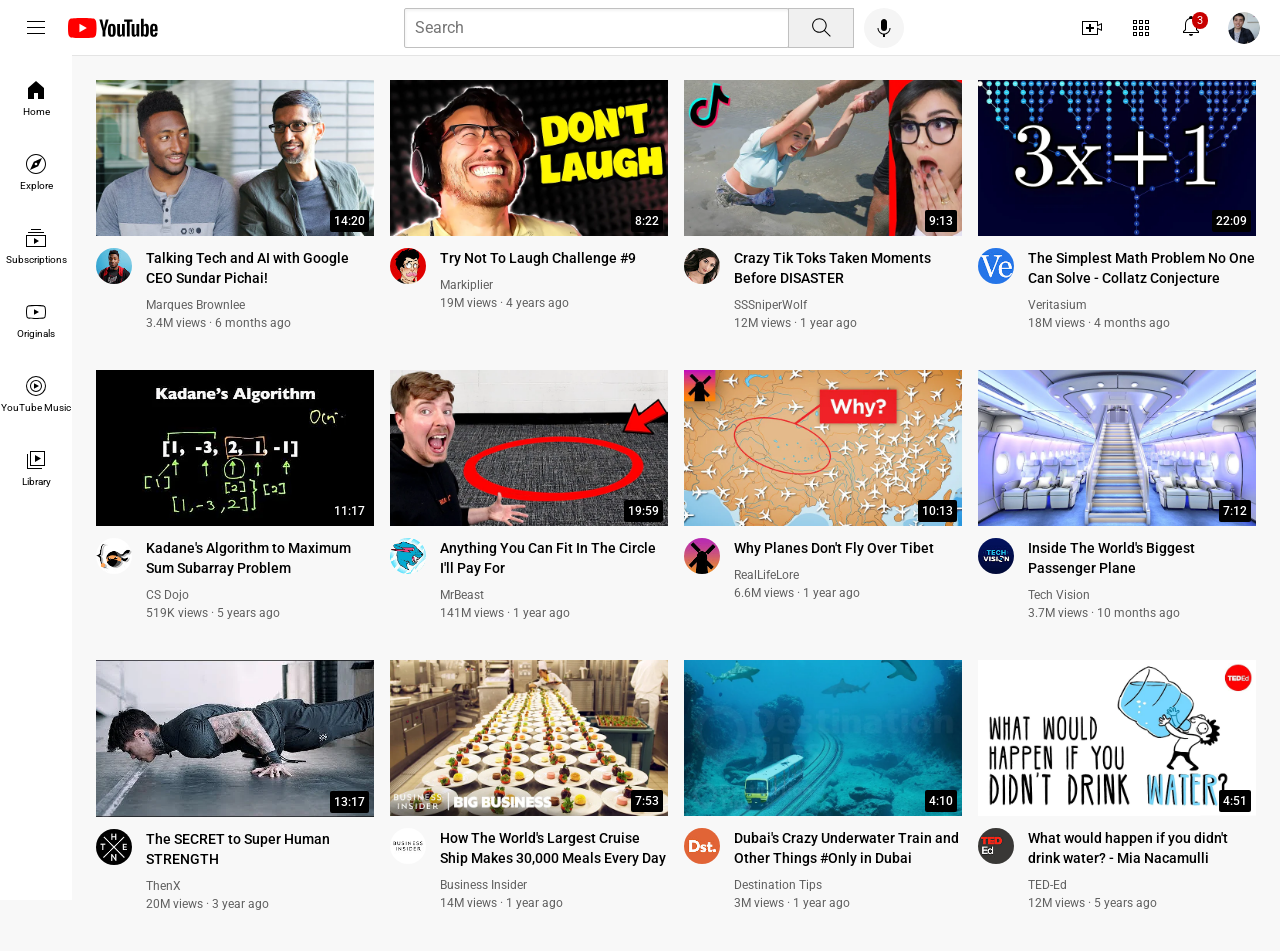
<file: index.html>
<!DOCTYPE html>
<html>
  <head>
    <title>Youtube.com Replica</title>

    <link rel="preconnect" href="https://fonts.googleapis.com">
    <link rel="preconnect" href="https://fonts.gstatic.com" crossorigin>
    <link href="https://fonts.googleapis.com/css2?family=Roboto:ital,wght@0,100..900;1,100..900&display=swap" rel="stylesheet">
    
    <link rel="stylesheet" href="styles2/general.css">
    <link rel="stylesheet" href="styles2/header.css">
    <link rel="stylesheet" href="styles2/video.css">
    <link rel="stylesheet" href="styles2/sidebar.css">
  </head>

  <body>
    <header class="header">
      <div class="left-section">
        <img class="hamburger-menu" src="icons/hamburger-menu.svg">
        <img class="youtube-logo" src="icons/youtube-logo.svg">
      </div>

      <div class="middle-section">
        <input class="search-bar" type="text" placeholder="Search">
        <button class="search-button">
          <img class="search-icon" src="icons/search.svg">
          <div class="tooltip">Search</div>
        </button>
        <!-- Put position absolute insider position relative -->
        <button class="voice-search-button">
          <img class="voice-search-icon" src="icons/voice-search-icon.svg">
          <div class="tooltip">Search with your voice</div>
        </button>
      </div>

      <div class="right-section">
        <div class="upload-icon-container">
          <img class="upload-icon" src="icons/upload.svg">
          <div class="tooltip">Create</div>
        </div>
        <div class="upload-icon-container">
          <img class="upload-icon" src="icons/youtube-apps.svg">
          <div class="tooltip">YouTube Apps</div>
        </div>
        <div class="upload-icon-container">
          <div class="tooltip">Notifications</div>
          <div class="notifications-icon-container">
            <img class="notifications-icon" src="icons/notifications.svg">
            <div class="notifications-count">3</div>
          </div>      
        </div>

        <img class="current-user-picture" src="channel/my-channel.jpeg">
      </div>
    </header>

    <nav class="sidebar">
      <div class="sidebar-link">
        <img src="icons/home.svg">
        <div>Home</div>
      </div>
      <div class="sidebar-link">
        <img src="icons/explore.svg">
        <div>Explore</div>
      </div>
      <div class="sidebar-link">
        <img src="icons/subscriptions.svg">
        <div>Subscriptions</div>
      </div>
      <div class="sidebar-link">
        <img src="icons/originals.svg">
        <div>Originals</div>
      </div>
      <div class="sidebar-link">
        <img src="icons/youtube-music.svg">
        <div>YouTube Music</div>
      </div>
      <div class="sidebar-link">
        <img src="icons/library.svg">
        <div>Library</div>
      </div>
    </nav>

    <main>
      <section class="video-grid">
        <div class="video-preview">
          <a href="https://www.youtube.com/watch?v=n2RNcPRtAiY">
            <div class="thumbnail-row">
              <img class="thumbnail" src="thumbnails/thumbnail-1.webp">
              <div class="video-time">14:20</div>
            </div>
            <div class="video-info-grid">
              <div class="channel-picture">
                <img class="profile-picture" src="channel/channel-1.jpeg">
              </div>

              <div class="video-info">
                <p class="video-title">  
                  Talking Tech and AI with Google CEO Sundar Pichai!
                </p>
                <p class="video-author">
                  Marques Brownlee
                </p>
            </a>
                <p class="video-stats">
                  3.4M views &#183; 6 months ago
                </p>
              </div>
            </div>
        </div>
       

        <div class="video-preview">
          <div class="thumbnail-row">
            <a href="https://www.youtube.com/watch?v=mP0RAo9SKZk">
              <img class="thumbnail" src="thumbnails/thumbnail-2.webp">
              <div class="video-time">8:22</div>
            </div>

            <div class="video-info-grid">
              <div class="channel-picture">
                <img class="profile-picture" src="channel/channel-2.jpeg">
              </div>
              <div class="video-info">
                <p class="video-title">  
                  Try Not To Laugh Challenge #9
                </p>
                <p class="video-author">
                  Markiplier
                </p>
                </a>
                <p class="video-stats">
                  19M views &#183; 4 years ago          
                </p>
              </div>
          </div>
        </div>
        <div class="video-preview">
          <div class="thumbnail-row">
            <a href="https://www.youtube.com/watch?v=FgjPQQeTh1w">
            <img class="thumbnail" src="thumbnails/thumbnail-3.webp">
            <div class="video-time">9:13</div>
          </div>
          <div class="video-info-grid">
            <div class="channel-picture">
              <img class="profile-picture" src="channel/channel-3.jpeg">
            </div>

            <div class="video-info">
              <p class="video-title">  
                Crazy Tik Toks Taken Moments Before DISASTER
              </p>
              <p class="video-author">
                SSSniperWolf
              </p>
              </a>
              <p class="video-stats">
                12M views &#183; 1 year ago
              </p>
            </div>
          </div>
        </div>

        <div class="video-preview">
          <div class="thumbnail-row">
            <a href="https://www.youtube.com/watch?v=094y1Z2wpJg">
            <img class="thumbnail" src="thumbnails/thumbnail-4.webp">
            <div class="video-time">22:09</div>
          </div>

          <div class="video-info-grid">
            <div class="channel-picture">
              <img class="profile-picture" src="channel/channel-4.jpeg">
            </div>
            <div class="video-info">
              <p class="video-title">  
                The Simplest Math Problem No One Can Solve - Collatz Conjecture
              </p>
              <p class="video-author">
                Veritasium
              </p>
              </a>
              <p class="video-stats">
                18M views &#183; 4 months ago      
              </p>
            </div>
          </div>
        </div>

        <div class="video-preview">
          <div class="thumbnail-row">
            <a href="https://www.youtube.com/watch?v=86CQq3pKSUw">
            <img class="thumbnail" src="thumbnails/thumbnail-5.webp">
            <div class="video-time">11:17</div>
          </div>
          <div class="video-info-grid">
            <div class="channel-picture">
              <img class="profile-picture" src="channel/channel-5.jpeg">
            </div>

            <div class="video-info">
              <p class="video-title">  
                Kadane's Algorithm to Maximum Sum Subarray Problem
              </p>
              <p class="video-author">
                CS Dojo
              </p>
              </a>
              <p class="video-stats">
                519K views &#183; 5 years ago
              </p>
            </div>
          </div>
        </div>

        <div class="video-preview">
          <div class="thumbnail-row">
            <a href="https://www.youtube.com/watch?v=yXWw0_UfSFg">
            <img class="thumbnail" src="thumbnails/thumbnail-6.webp">
            <div class="video-time">19:59</div>
          </div>

          <div class="video-info-grid">
            <div class="channel-picture">
              <img class="profile-picture" src="channel/channel-6.jpeg">
            </div>
            <div class="video-info">
              <p class="video-title">  
                Anything You Can Fit In The Circle I'll Pay For
              </p>
              <p class="video-author">
                MrBeast
              </p>
              </a>
              <p class="video-stats">
                141M views &#183; 1 year ago        
              </p>
            </div>
          </div>
        </div>

        <div class="video-preview">
          <div class="thumbnail-row">
            <a href="https://www.youtube.com/watch?v=fNVa1qMbF9Y">
            <img class="thumbnail" src="thumbnails/thumbnail-7.webp">
            <div class="video-time">10:13</div>
          </div>

          <div class="video-info-grid">
            <div class="channel-picture">
              <img class="profile-picture" src="channel/channel-7.jpeg">
            </div>
            <div class="video-info">
              <p class="video-title">  
                Why Planes Don't Fly Over Tibet
              </p>
              <p class="video-author">
                RealLifeLore
              </p>
              </a>
              <p class="video-stats">
                6.6M views · 1 year ago     
              </p>
            </div>
          </div>
        </div>

        <div class="video-preview">
          <div class="thumbnail-row">
            <a href="https://www.youtube.com/watch?v=lFm4EM1juls">
            <img class="thumbnail" src="thumbnails/thumbnail-8.webp">
            <div class="video-time">7:12</div>
          </div>

          <div class="video-info-grid">
            <div class="channel-picture">
              <img class="profile-picture" src="channel/channel-8.jpeg">
            </div>
            <div class="video-info">
              <p class="video-title">  
                Inside The World's Biggest Passenger Plane
              </p>
              <p class="video-author">
                Tech Vision
              </p>
            </a>
              <p class="video-stats">
                3.7M views · 10 months ago     
              </p>
            </div>
          </div>
        </div>

        <div class="video-preview">
          <div class="thumbnail-row">
            <a href="https://www.youtube.com/watch?v=ixmxOlcrlUc">
            <img class="thumbnail" src="thumbnails/thumbnail-9.webp">
            <div class="video-time">13:17</div>
          </div>

          <div class="video-info-grid">
            <div class="channel-picture">
              <img class="profile-picture" src="channel/channel-9.jpeg">
            </div>
            <div class="video-info">
              <p class="video-title">  
                The SECRET to Super Human STRENGTH
              </p>
              <p class="video-author">
                ThenX
              </p>
              </a>
              <p class="video-stats">
                20M views · 3 year ago   
              </p>
            </div>
          </div>
        </div>

        <div class="video-preview">
          <div class="thumbnail-row">
            <a href="https://www.youtube.com/watch?v=R2vXbFp5C9o">
            <img class="thumbnail" src="thumbnails/thumbnail-10.webp">
            <div class="video-time">7:53</div>
          </div>

          <div class="video-info-grid">
            <div class="channel-picture">
              <img class="profile-picture" src="channel/channel-10.jpeg">
            </div>
            <div class="video-info">
              <p class="video-title">  
                How The World's Largest Cruise Ship Makes 30,000 Meals Every Day
              </p>
              <p class="video-author">
                Business Insider
              </p>
              </a>
              <p class="video-stats">
                14M views · 1 year ago    
              </p>
            </div>
          </div>
        </div>

        <div class="video-preview">
          <div class="thumbnail-row">
            <a href="https://www.youtube.com/watch?v=0nZuYyXET3s">
            <img class="thumbnail" src="thumbnails/thumbnail-11.webp">
            <div class="video-time">4:10</div>
          </div>

          <div class="video-info-grid">
            <div class="channel-picture">
              <img class="profile-picture" src="channel/channel-11.jpeg">
            </div>
            <div class="video-info">
              <p class="video-title">  
                Dubai's Crazy Underwater Train and Other Things #Only in Dubai
              </p>
              <p class="video-author">
                Destination Tips
              </p>
              </a>
              <p class="video-stats">
                3M views · 1 year ago        
              </p>
            </div>
          </div>
        </div>

        <div class="video-preview">
          <div class="thumbnail-row">
            <a href="https://www.youtube.com/watch?v=9iMGFqMmUFs">
            <img class="thumbnail" src="thumbnails/thumbnail-12.webp">
            <div class="video-time">4:51</div>
          </div>

          <div class="video-info-grid">
            <div class="channel-picture">
              <img class="profile-picture" src="channel/channel-12.jpeg">
            </div>
            <div class="video-info">
              <p class="video-title">  
                What would happen if you didn't drink water? - Mia Nacamulli
              </p>
              <p class="video-author">
                TED-Ed
              </p>
              </a>
              <p class="video-stats">
                12M views · 5 years ago    
              </p>
            </div>
          </div>
        </div>
      </section>
    </main>
  </body>
</html>
</file>
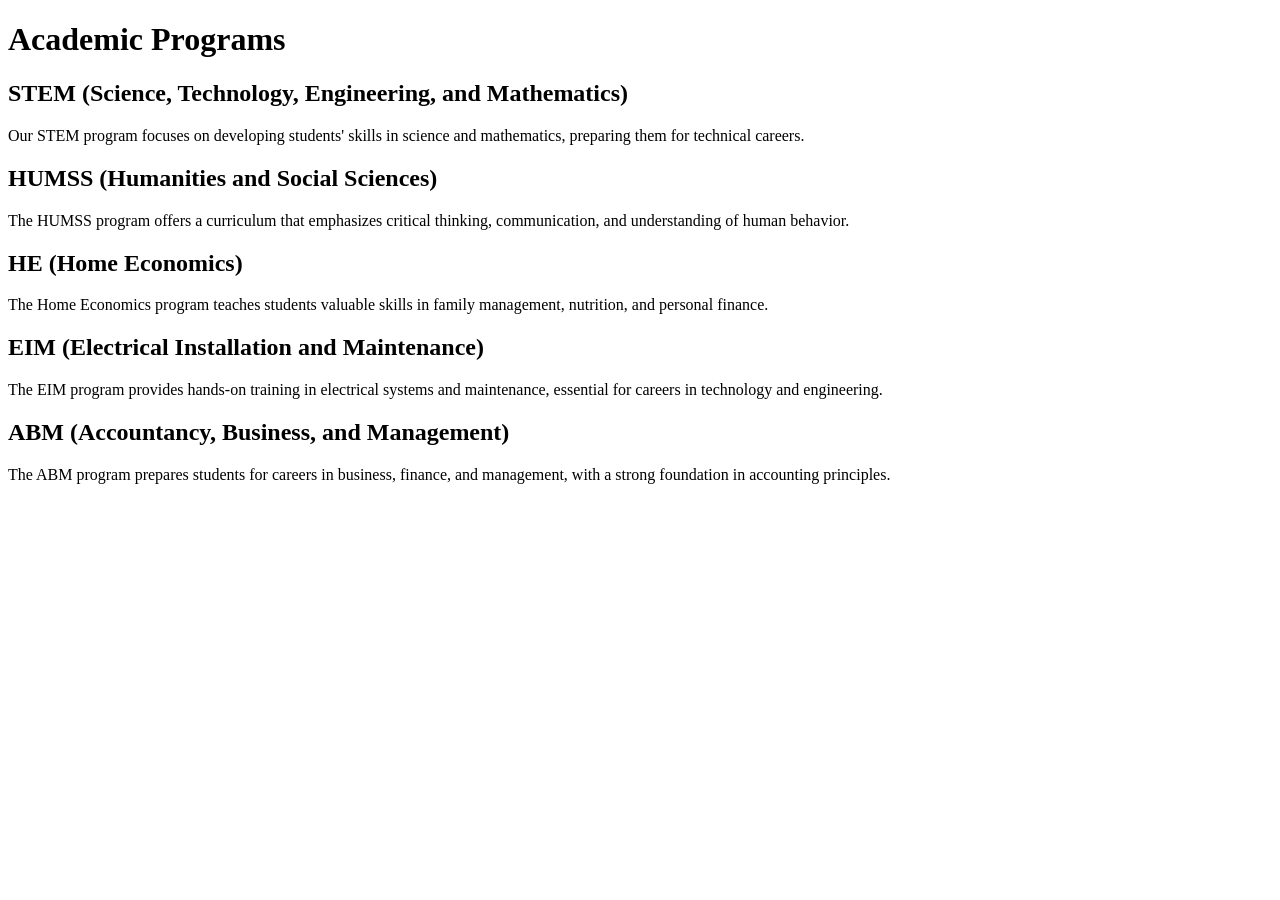
<file: programs.html>
<!DOCTYPE html>
<html lang="en">
<head>
    <meta charset="UTF-8">
    <meta name="viewport" content="width=device-width, initial-scale=1.0">
    <title>Academic Programs</title>
</head>
<body>
    <h1>Academic Programs</h1>

    <h2>STEM (Science, Technology, Engineering, and Mathematics)</h2>
    <p>Our STEM program focuses on developing students' skills in science and mathematics, preparing them for technical careers.</p>

    <h2>HUMSS (Humanities and Social Sciences)</h2>
    <p>The HUMSS program offers a curriculum that emphasizes critical thinking, communication, and understanding of human behavior.</p>

    <h2>HE (Home Economics)</h2>
    <p>The Home Economics program teaches students valuable skills in family management, nutrition, and personal finance.</p>

    <h2>EIM (Electrical Installation and Maintenance)</h2>
    <p>The EIM program provides hands-on training in electrical systems and maintenance, essential for careers in technology and engineering.</p>

    <h2>ABM (Accountancy, Business, and Management)</h2>
    <p>The ABM program prepares students for careers in business, finance, and management, with a strong foundation in accounting principles.</p>
</body>
</html>
</file>
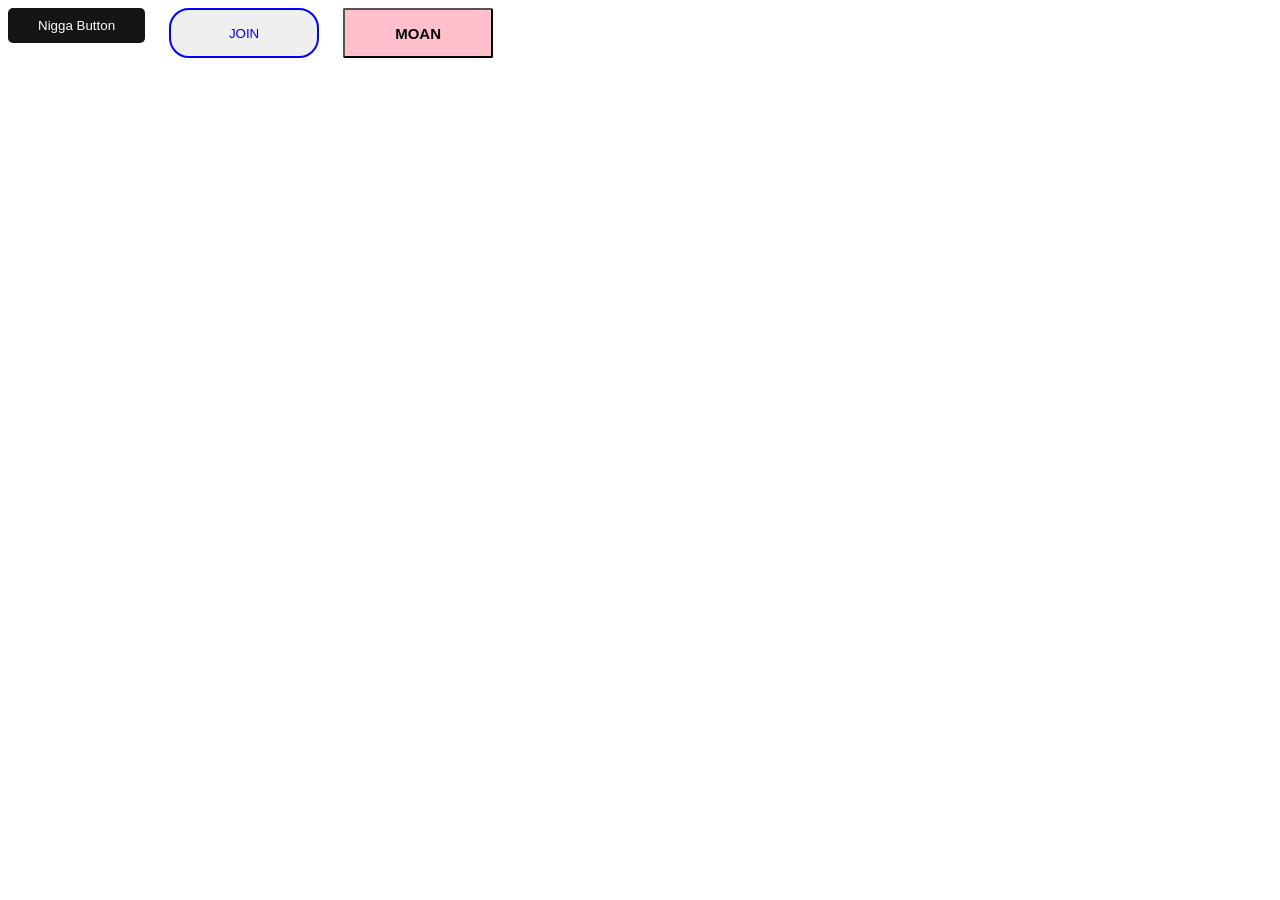
<file: intro-to-html/buttons.html>
<!DOCTYPE html>
<html>
  <head>
    <title>Buttons Practice</title>
    <link rel="stylesheet" href="styles/buttons.css">
  </head>

  <body>
    <button class="nigga-button">
       Nigga Button
     </button>

    <button class="join-button">
      JOIN
    </button>

    <button class="moan-button">
      MOAN
    </button>
  </body>

</html>
</file>
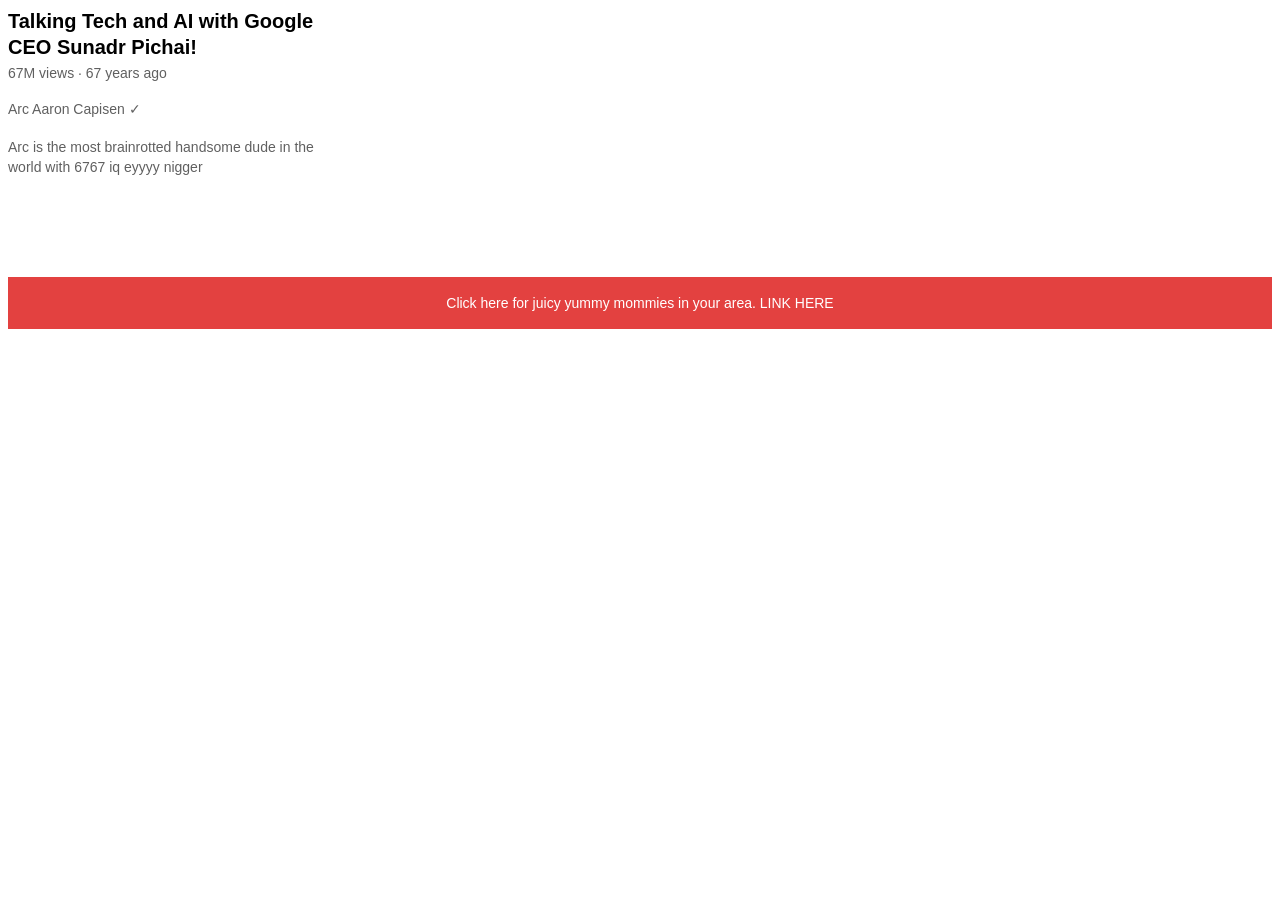
<file: intro-to-html/exercise1.html>
<!DOCTYPE html>
<html>
  <head>
    <title>Text Practice</title>
    <link rel="stylesheet" href="styles/exercise1.css">
  </head>
  <body>
    <p class="video-title">
      Talking Tech and AI with Google CEO Sunadr Pichai!
    </p>

    <p class="video-stats">
      67M views &middot; 67 years ago
    </p>

    <p class="video-author">
      Arc Aaron Capisen &check;
    </p>

    <p class="video-description">
      Arc is the most brainrotted handsome dude in the world with 6767 iq eyyyy nigger
    </p>

    <p class="mommy">
      Click here for juicy yummy mommies in your area. <span class="link">LINK HERE</span>
    </p>
  </body>

</html>
</file>
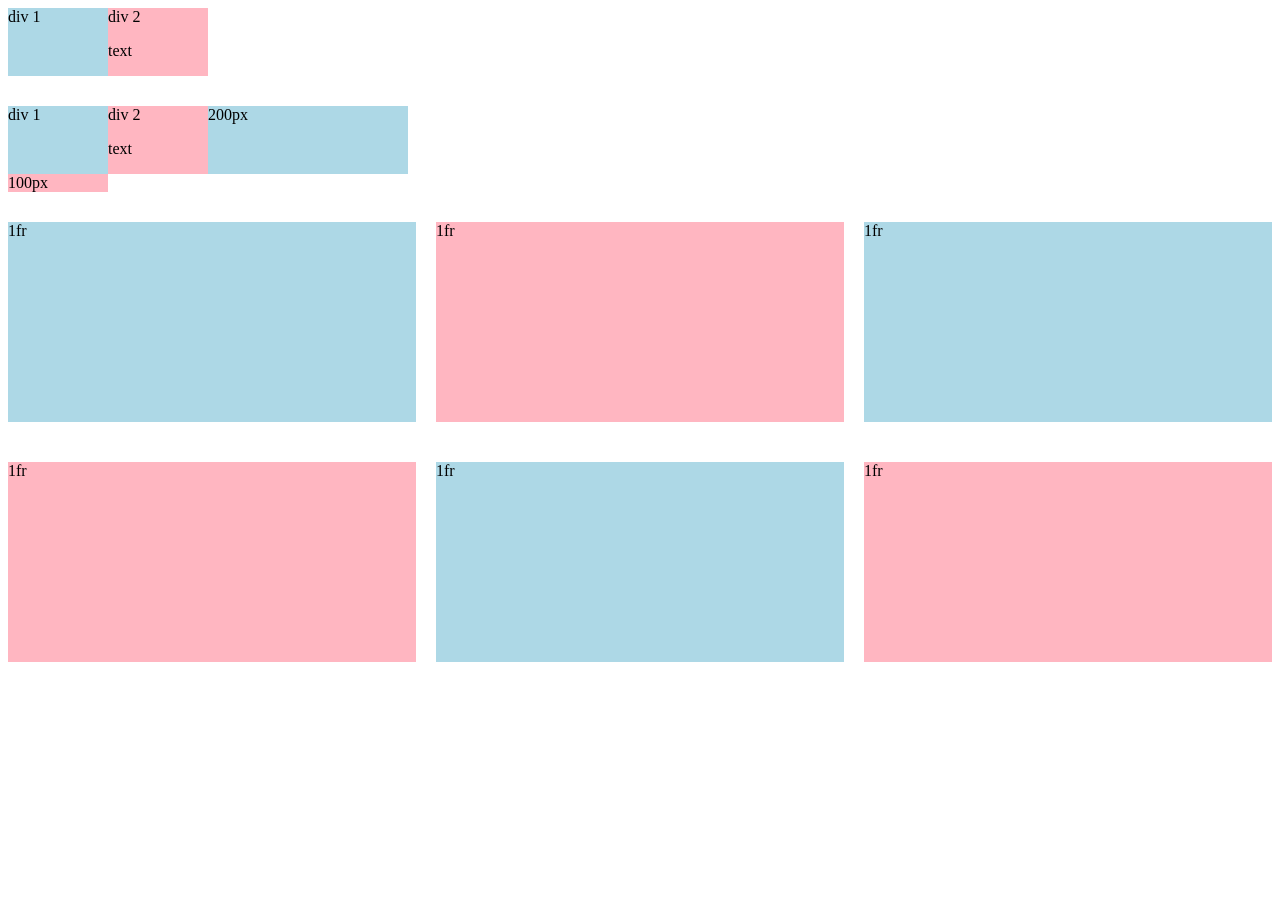
<file: intro-to-html/grid.html>
<!DOCTYPE html>
<html>
  <head></head>
  <body>
    <div style="
      display: grid;
      grid-template-columns: 100px 100px;">
      <div style="background-color: lightblue;">div 1</div>
      <div style="background-color: lightpink;">div 2 <p>text</p></div>
    </div>
    <div style="
      margin-top: 30px;
      display: grid;
      grid-template-columns: 100px 100px 200px;">
      <div style="background-color: lightblue;">div 1</div>
      <div style="background-color: lightpink;">div 2<p>text</p></div>
      <div style="background-color: lightblue;">200px</div>
      <div style="background-color: lightpink;">100px</div>
    </div>

    <div style="
      margin-top: 30px;
      display: grid;
      grid-template-columns: 1fr 1fr 1fr;
      column-gap: 20px;
      row-gap: 40px;">
      <div style="background-color: lightblue; height: 200px;">1fr</div>
      <div style="background-color: lightpink; height: 200px;">1fr</div>
      <div style="background-color: lightblue; height: 200px;">1fr</div>
      <div style="background-color: lightpink; height: 200px;">1fr</div>
      <div style="background-color: lightblue; height: 200px;">1fr</div>
      <div style="background-color: lightpink; height: 200px;">1fr</div>
    </div>
  </body>
</html>
</file>
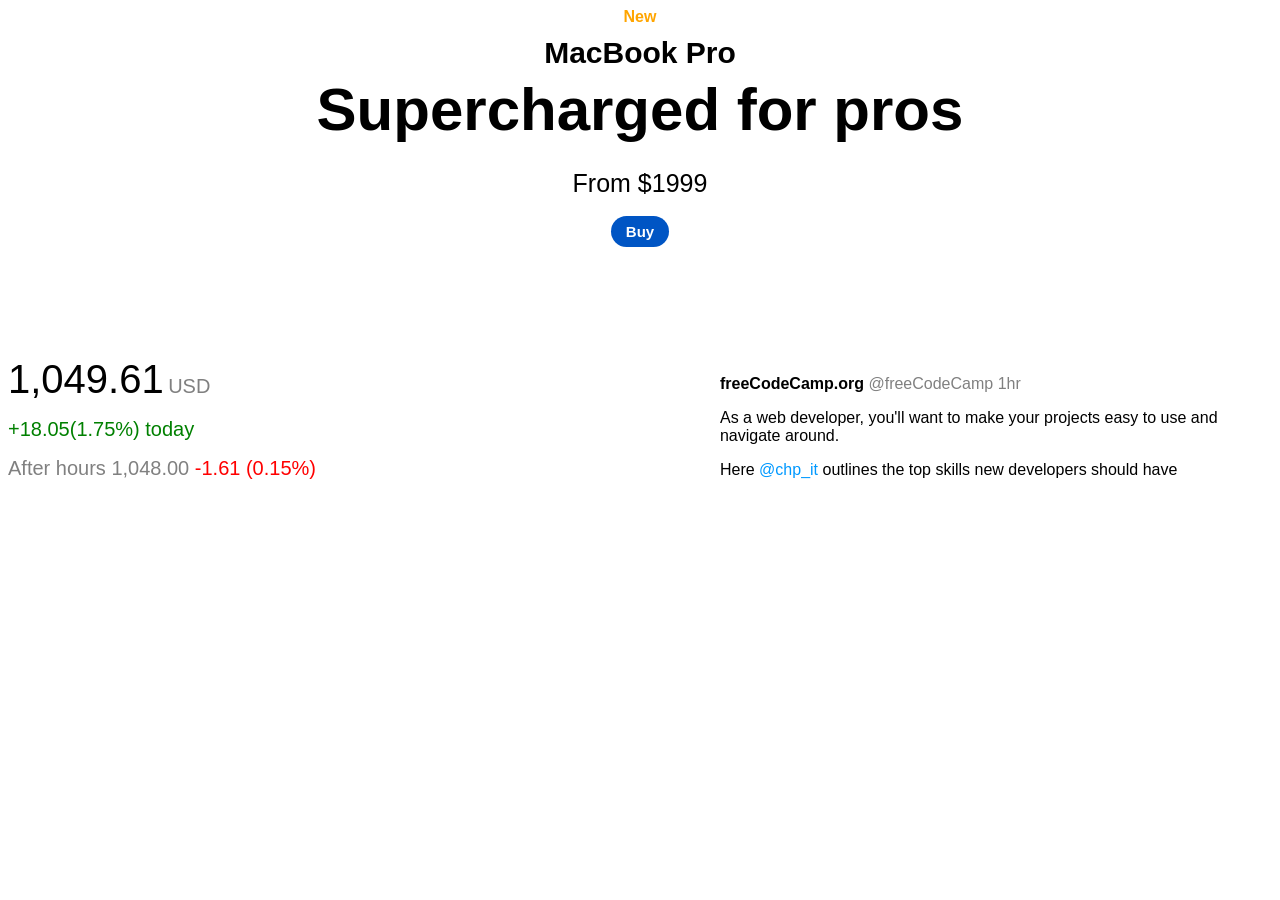
<file: practices/practice1.html>
<!DOCTYPE html>
<html>
  <head>
    <title>Practice no.1</title>
    <style>
      .another-practice1 {
        font-family: Arial;
        display: inline-block;
        margin-left: 400px;
        width: 550px;
      }

      .another-practice {
        font-family: Arial;
        display: inline-block;
      }

      .practice {
        font-family: Arial;
        text-align: center;
        margin-top: 0px;
        margin-bottom: 100px;
      }

      .buy-button {
        font-size: 15px;
        border: none;
        border-radius: 30px;
        background-color: rgb(0, 85, 196);
        padding-top: 7px;
        padding-bottom: 7px;
        padding-left: 15px;
        padding-right: 15px;
        color: white;
        font-weight: bold ;
        cursor: pointer;
        transition: opacity 0.15s;
      }

      .buy-button:hover {
        opacity: 0.8;
      }

      .buy-button:active {
        opacity: 0.6;
      }

      .New {
        color: orange;
        font-weight: bold;
        margin-bottom: 10px;
        margin-top: 0px;
      }

      .MacBook {
        font-size : 30px;
        font-weight: bold;
        margin-bottom: 5px;
        margin-top: 0px;
      }

      .pros {
        font-size: 60px;
        font-weight: bold;
        margin-bottom: 12px;
        margin-top: 0px;
      }

      .price {
        font-size: 25px;
        font-weight: lighter;
        margin-bottom: 25px;
      }

      .price1 {
        font-size: 40px;
      }

      .USD {
        color: gray;
        font-size: 20px;
      }

      .green {
        color: green;
        font-size: 20px;
      }

      .red {
        color: red;
        font-size: 20px;
      }

      .free {
        font-weight: bold;
      }

      .hr {
        color: gray;
      }

      .link {
        color: rgb(0, 153, 255);
        cursor: pointer;
      }

      .link:hover {
        text-decoration: underline;
        opacity: 0.8;
      }

      .link:active {
        opacity: 0.6;
      }
    </style>
  </head>
  <body>
    <div class="practice">
      <p class="New">
        New
      </p>

      <p class="MacBook">
        MacBook Pro
      </p>

      <p class="pros">
        Supercharged for pros
      </p>

      <p class="price">
        From $1999
      </p>

      <p>
        <span class="buy-button">Buy</span>
      </p>
    </div>

    <div class="another-practice">
      <p>
        <span class="price1">1,049.61</span> <span class="USD">USD</span>
      </p>

      <p>
        <span class="green">+18.05(1.75%) today</span>
      </p>

      <p>
        <span class="USD">After hours 1,048.00 </span> <span class="red">-1.61 (0.15%)</span>
      </p>
    </div>
    
    <div class="another-practice1">
      <p>
        <span class="free">freeCodeCamp.org</span> <span class="hr">@freeCodeCamp 1hr</span> 
      </p>

      <p>
        As a web developer, you'll want to make your projects easy to use and navigate around.
      </p>

      <p>
       Here <span class="link">@chp_it</span> outlines the top skills new developers should have
      </p>
    </div>
  </body>
</html>
</file>
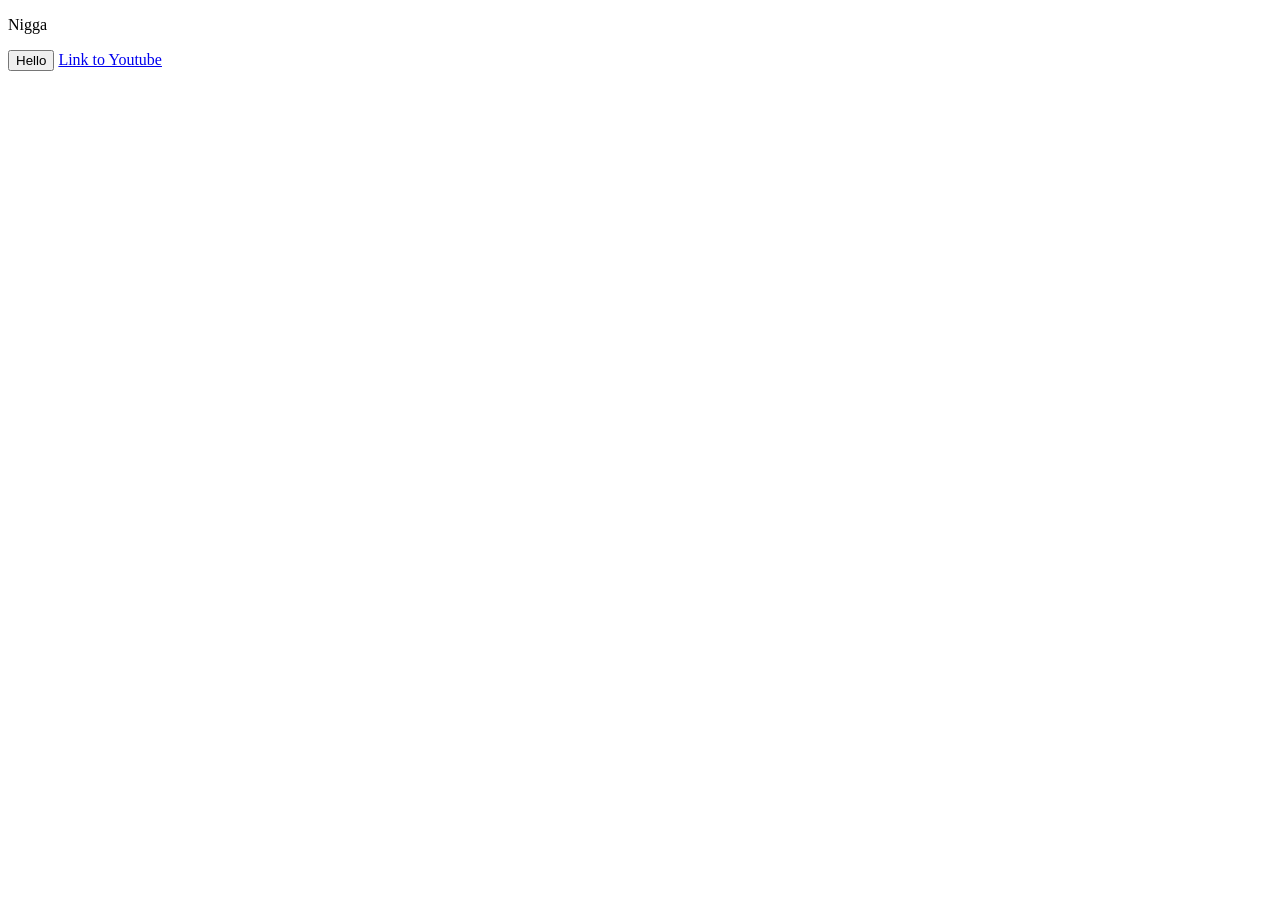
<file: intro-to-html/styles/website.html>
<!DOCTYPE html>
<html>
  <head>
    <title>First Nigga Website</title>
    
  </head>
  <body>
       <p>
     Nigga
    </p>

    <button>
     Hello
    </button>

    <a href="https://www.youtube.com/" target="_blank">
     Link to Youtube
    </a>
  </body>
</html>
</file>
<file: styles2/general.css>
p {
  margin-top: 0;
  margin-bottom: 0;
}

body {
  /* this style below will be inhertied */
  margin: 0;
  padding-top: 80px;
  padding-left: 96px;
  padding-right: 24px;
  background-color: rgb(248, 248, 248);
  font-family: Roboto, Arial;
}
</file>
<file: styles2/header.css>
.header {
  height: 55px;
  display: flex;
  flex-direction: row;
  justify-content: space-between;
  position: fixed;
  top: 0;
  left: 0;
  right: 0;
  background-color: white;
  border-bottom-width: 1px;
  border-bottom-style: solid;
  border-bottom-color: rgb(228, 228, 228);
  z-index: 100;
}

.left-section {
  align-items: center;
  display: flex;
}

.hamburger-menu {
  height: 24px;
  margin-left: 24px;
  margin-right: 20px;
}

.youtube-logo {
  height: 20px;
}

.middle-section {
  flex: 1;
  margin-left: 70px;
  max-width: 500px;
  display: flex;
  align-items: center;
}

.search-button {
  height: 40px;
  width: 66px;
  background-color: rgb(240, 240, 240);
  border-width: 1px;
  border-style: solid;
  border-color: rgb(192, 192, 192);
  margin-left: -1px;
  margin-right: 10px;
}

.search-button, 
.voice-search-button,
.upload-icon-container {
  position: relative;
  display: flex;
  justify-content: center;
  align-items: center;
}

.search-button .tooltip,
.voice-search-button .tooltip,
.upload-icon-container .tooltip {
  position: absolute;
  background-color: gray;
  color: white;
  padding-top: 4px;
  padding-bottom: 4px;
  padding-left: 8px;
  padding-right: 8px;
  border-radius: 2px;
  font-size: 12px;
  font-family: Roboto, Arial;
  bottom: -30px;
  opacity: 0;
  transition: opacity 0.15s;
  pointer-events: none;
  white-space: nowrap;
}

.search-button:hover .tooltip,
.voice-search-button:hover .tooltip,
.upload-icon-container:hover .tooltip {
  opacity: 1;
}

.search-bar {
  flex: 1;
  height: 36px;
  padding-left: 10px;
  font-size: 16px;
  border: 1px solid rgb(192, 192, 192);
  border-radius: 2px;
  box-shadow: inset 1px 2px 3px rgba(0, 0, 0, 0.05);
  width: 0;
}

.search-bar::placeholder {
  font-family: Roboto, Arial;
  font-size: 16px;
}

.voice-search-button {
  height: 40px;
  width: 40px;
  border-radius: 20px;
  border: none;
  background-color: rgb(245, 245, 245);
}

.voice-search-icon {
  height: 24px;
}

.search-icon {
  height: 25px;
}

.right-section {
  width: 180px;
  display: flex;
  align-items: center;
  justify-content: space-between; 
  margin-right: 20px;
  flex-shrink: 0;
}

.upload-icon {
  height: 24px;
}

.youtube-apps-icon {
  height: 24px;
}

.notifications-icon {
  height: 24px;
}

.notifications-icon-container {
  position: relative;
}

.notifications-count {
  position: absolute;
  top: -2px;
  right: -5px;
  background-color: rgb(200, 0, 0);
  color: white;
  font-family: Roboto, Arial;
  font-size: 11px;
  padding-left: 5px;
  padding-right: 5px;
  padding-top: 2px;
  padding-bottom: 2px;
  border-radius: 10px;
}


.current-user-picture {
  height: 32px;
  border-radius: 16px;
}
</file>
<file: styles2/video.css>
.thumbnail {
        width: 100%;
      }

      .video-title {
        margin-top: 0px;
        font-size: 14px;
        font-weight: 500;
        line-height: 20px;
        margin-bottom: 10px;
      }

      .video-info-grid {
        display: grid;
        grid-template-columns: 50px 1fr;
      }

      .profile-picture {
        width: 36px;
        border-radius: 50px;
      }

      .thumbnail-row {
        margin-bottom: 8px;
        position: relative;
      } 

      .video-author,
      .video-stats {
        font-size: 12px;
        color: rgb(96, 96, 96);
      }

      .video-author {
        margin-bottom: 4px;
      }

      .video-grid {
        display: grid;
        grid-template-columns: 1fr 1fr 1fr;
        column-gap: 16px;
        row-gap: 40px;
        margin-bottom: 40px;
      }

      @media (max-width: 750px) {
        .video-grid {
          grid-template-columns: 1fr 1fr;
        }
      }

      @media (min-width: 1000px) {
        .video-grid {
          grid-template-columns: 1fr 1fr 1fr 1fr;
        }
      }
      
      @media (min-width: 751px) and (max-width: 999px) {
        .video-grid {
          grid-template-columns: 1fr 1fr 1fr;
        }
      }

      .video-time {
        font-size: 12px;
        font-weight: 500;
        background-color: black;
        color: white;
        position: absolute;
        bottom: 8px;
        right: 5px;
        padding: 4px;
        border-radius: 2px;
      }

      a {
        text-decoration: none;
        color: inherit;
      }
</file>
<file: styles2/sidebar.css>
.sidebar {
  position: fixed;
  left: 0;
  bottom: 0;
  top: 55px;
  background-color: white;
  width: 72px;
  z-index: 200;
  padding-top: 5px;
}

.sidebar-link {
  height: 74px;
  display: flex;
  justify-content: center;
  align-items: center;
  flex-direction: column;
  cursor: pointer;
}

.sidebar-link:hover {
 background-color: rgb(236, 236, 236);
}

.sidebar-link img {
  height: 24px;
  margin-bottom: 4px;
}

.sidebar-link div {
  font-family: Roboto, Arial;
  font-size: 10px;
}
</file>
<file: intro-to-html/styles/buttons.css>
.nigga-button {
  background-color: rgba(0, 0, 0, 0.918);
  color: white;
  border: none;
  border-radius: 5px;
  cursor: pointer;
  margin-right: 20px;
  transition: opacity 0.5s;
  padding-top: 10px;
  padding-bottom: 10px;
  padding-left: 30px;
  padding-right: 30px;
  vertical-align: top;
}

.nigga-button:hover {
  opacity: 0.75;
}

.nigga-button:active {
  opacity: 0.30;
}

.join-button:hover {
  background-color: blue;
  color: white;
}

.join-button:active {
  opacity: 0.30;
}

.join-button {
  background-color: none;
  color: blue;
  border-color: blue;
  height: 50px;
  width: 150px;
  border-radius: 20px;
  border-style: solid;
  cursor: pointer;
  margin-right: 20px;
  transition: background-color 0.5s,
    color 0.5s;
  vertical-align: top;
}

.moan-button {
  height: 50px;
  width: 150px;
  background-color: pink;
  color: black;
  border-radius: 2px;
  font-weight: bold;
  font-size: 15px;
  cursor: pointer;
  transition: opacity 0.5s;
  transition: box-shadow 0.3s;
  vertical-align: top;
}

.moan-button:hover {
  box-shadow: -5px 5px 10px rgba(0, 0, 0, 0.651);
}
</file>
<file: intro-to-html/styles/exercise1.css>
p {
    font-family: Arial;
    margin-top: 0;
    margin-bottom: 0;
  }

  .video-title {
    font-size: 20px;
    font-weight: bold;
    width: 350px;
    line-height: 26px;
    margin-bottom: 5px;
  }
  
  .video-stats {
    font-size: 14px;
    color: rgb(96, 96, 96);
    margin-bottom: 20px;
  }

  .video-author {
    font-size: 14px;
    color: rgb(96, 96, 96);
    margin-bottom: 20px;
    margin-top: 20px;
  }

  .video-description {
    font-size: 14px;
    color: rgb(96, 96, 96);
    width: 320px;
    line-height: 20px;
    margin-bottom: 100px;
  }

  .mommy {
    font-size: 14px;
    background-color: rgb(227, 65, 64);
    color: white;
    text-align: center;
    padding-top: 18px;
    padding-bottom: 18px;
  }

  .link {
    cursor: pointer;
  }

  .link:hover {
    text-decoration: underline;
  }
</file>
